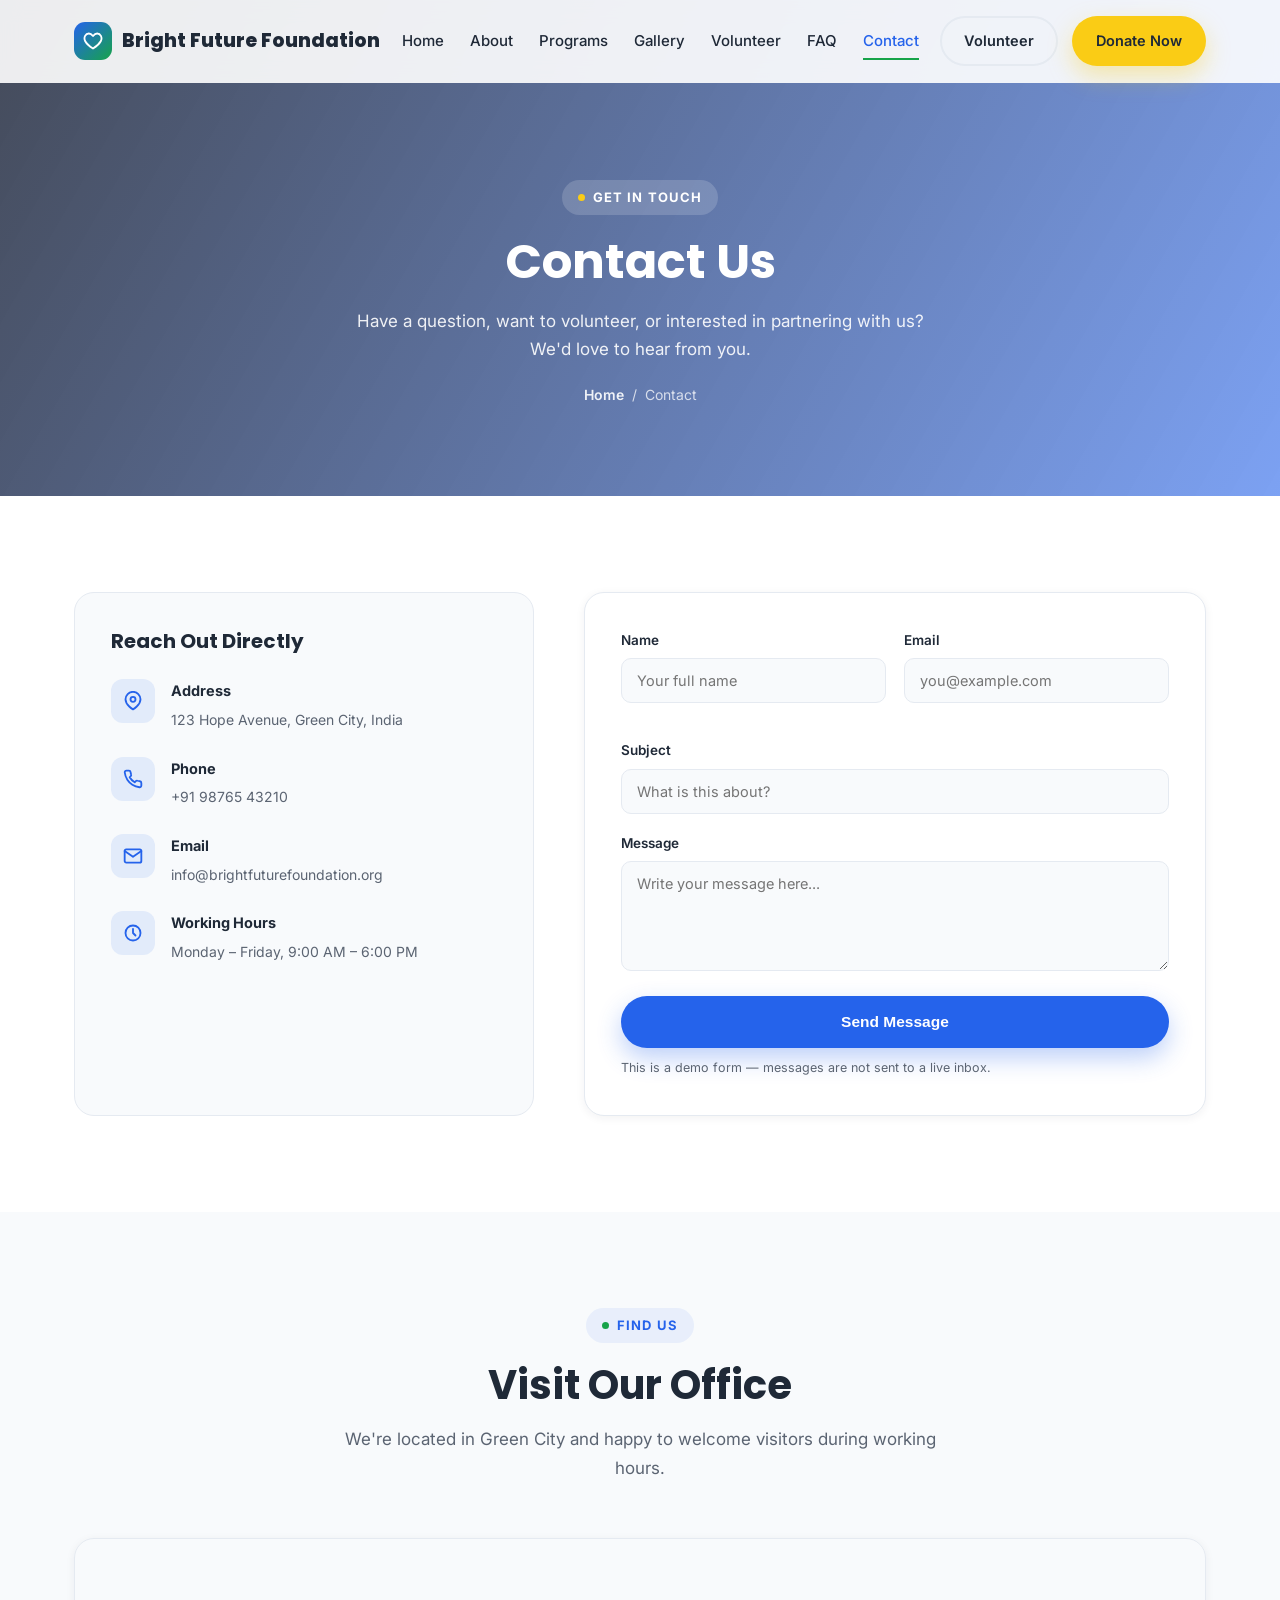
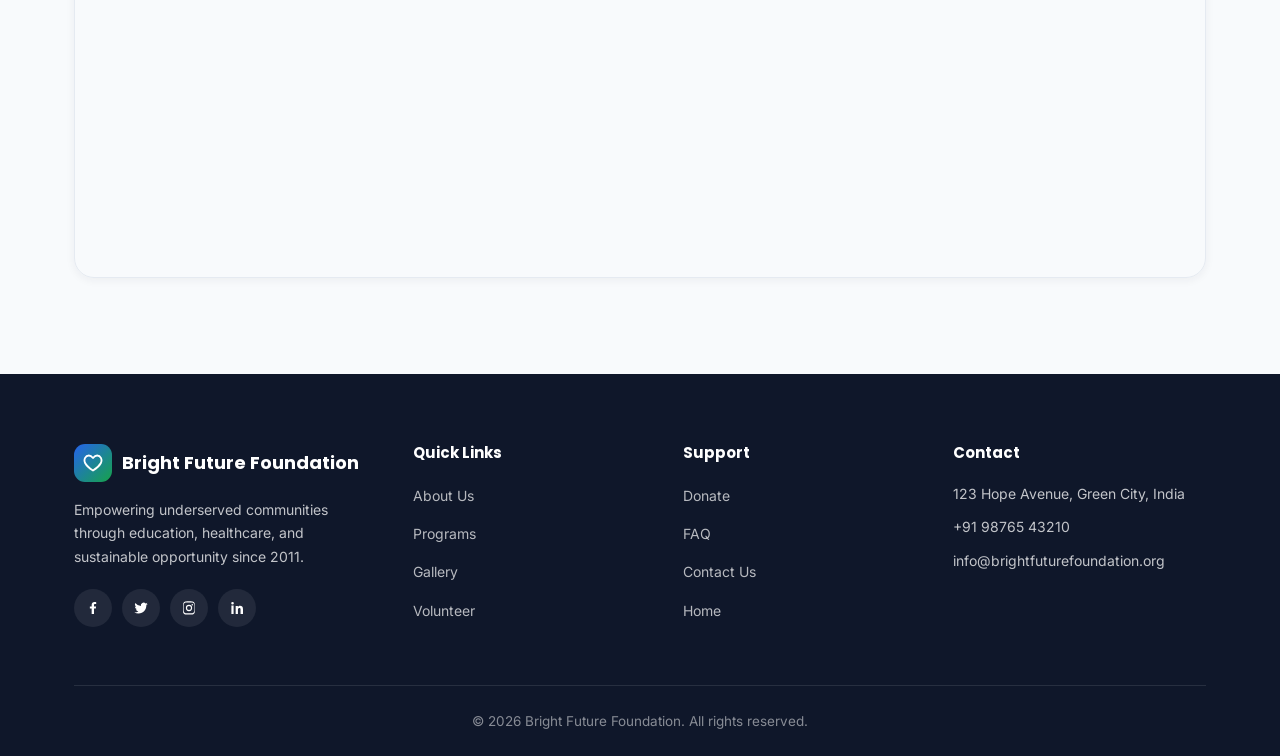
<file: contact.html>
<!DOCTYPE html>
<html lang="en">
<head>
<meta charset="UTF-8">
<meta name="viewport" content="width=device-width, initial-scale=1.0">
<title>Contact Us — Bright Future Foundation</title>
<meta name="description" content="Get in touch with Bright Future Foundation — visit us, call, email, or send a message through our contact form.">
<link rel="preconnect" href="https://fonts.googleapis.com">
<link rel="preconnect" href="https://fonts.gstatic.com" crossorigin>
<link href="https://fonts.googleapis.com/css2?family=Poppins:wght@500;600;700;800&family=Inter:wght@400;500;600;700&display=swap" rel="stylesheet">
<link rel="stylesheet" href="styles.css">
</head>
<body>
<header id="siteHeader">
  <div class="nav-wrap">
    <a href="index.html" class="logo">
      <span class="logo-mark">
        <svg viewBox="0 0 24 24" fill="none" stroke="#fff" stroke-width="2.2" stroke-linecap="round" stroke-linejoin="round"><path d="M12 21s-7-4.35-9.5-9C.5 7.5 3 3 7 3c2.2 0 3.6 1.3 5 3 1.4-1.7 2.8-3 5-3 4 0 6.5 4.5 4.5 9-2.5 4.65-9.5 9-9.5 9Z"/></svg>
      </span>
      <span>Bright Future Foundation</span>
    </a>
    <nav class="nav-links" id="navLinks">
      <a href="index.html">Home</a>
      <a href="about.html">About</a>
      <a href="programs.html">Programs</a>
      <a href="gallery.html">Gallery</a>
      <a href="volunteer.html">Volunteer</a>
      <a href="faq.html">FAQ</a>
      <a href="contact.html" class="active">Contact</a>
    </nav>
    <div class="nav-cta">
      <a href="volunteer.html" class="btn btn-ghost">Volunteer</a>
      <a href="contact.html" class="btn btn-accent">Donate Now</a>
      <button class="burger" id="burgerBtn" aria-label="Toggle menu">
        <span></span><span></span><span></span>
      </button>
    </div>
  </div>
</header>

<section class="page-hero">
  <div class="container">
    <div class="eyebrow">Get in Touch</div>
    <h1>Contact Us</h1>
    <p>Have a question, want to volunteer, or interested in partnering with us? We'd love to hear from you.</p>
    <div class="breadcrumb"><a href="home.html">Home</a> / <span>Contact</span></div>
  </div>
</section>

<section>
  <div class="container">
    <div class="contact-grid">
      <div class="contact-info-card reveal">
        <h3>Reach Out Directly</h3>
        <div class="contact-row">
          <span class="icon-badge"><svg viewBox="0 0 24 24" fill="none" stroke="currentColor" stroke-width="2.2" stroke-linecap="round" stroke-linejoin="round"><path d="M21 10c0 7-9 12-9 12s-9-5-9-12a9 9 0 0 1 18 0Z"/><circle cx="12" cy="10" r="3"/></svg></span>
          <div><strong>Address</strong><span>123 Hope Avenue, Green City, India</span></div>
        </div>
        <div class="contact-row">
          <span class="icon-badge"><svg viewBox="0 0 24 24" fill="none" stroke="currentColor" stroke-width="2.2" stroke-linecap="round" stroke-linejoin="round"><path d="M22 16.9v3a2 2 0 0 1-2.2 2 19.8 19.8 0 0 1-8.6-3.1 19.5 19.5 0 0 1-6-6A19.8 19.8 0 0 1 2.1 4.2 2 2 0 0 1 4.1 2h3a2 2 0 0 1 2 1.7c.1.9.3 1.8.6 2.7a2 2 0 0 1-.4 2.1L8 9.9a16 16 0 0 0 6 6l1.4-1.4a2 2 0 0 1 2.1-.4c.9.3 1.8.5 2.7.6a2 2 0 0 1 1.8 2Z"/></svg></span>
          <div><strong>Phone</strong><a href="tel:+919876543210">+91 98765 43210</a></div>
        </div>
        <div class="contact-row">
          <span class="icon-badge"><svg viewBox="0 0 24 24" fill="none" stroke="currentColor" stroke-width="2.2" stroke-linecap="round" stroke-linejoin="round"><rect x="2" y="4" width="20" height="16" rx="2"/><path d="m22 6-10 7L2 6"/></svg></span>
          <div><strong>Email</strong><a href="mailto:info@brightfuturefoundation.org">info@brightfuturefoundation.org</a></div>
        </div>
        <div class="contact-row">
          <span class="icon-badge"><svg viewBox="0 0 24 24" fill="none" stroke="currentColor" stroke-width="2.2" stroke-linecap="round" stroke-linejoin="round"><circle cx="12" cy="12" r="9"/><path d="M12 7v5l3 3"/></svg></span>
          <div><strong>Working Hours</strong><span>Monday – Friday, 9:00 AM – 6:00 PM</span></div>
        </div>
      </div>
      <form class="contact-form reveal reveal-delay-1" data-demo-form>
        <div class="form-row">
          <div class="field"><label for="name">Name</label><input id="name" type="text" placeholder="Your full name" required></div>
          <div class="field"><label for="email">Email</label><input id="email" type="email" placeholder="you@example.com" required></div>
        </div>
        <div class="field"><label for="subject">Subject</label><input id="subject" type="text" placeholder="What is this about?" required></div>
        <div class="field"><label for="message">Message</label><textarea id="message" placeholder="Write your message here..." required></textarea></div>
        <button type="submit" class="btn btn-primary" style="width:100%;">Send Message</button>
        <p class="form-note">This is a demo form — messages are not sent to a live inbox.</p>
      </form>
    </div>
  </div>
</section>

<section class="section-light">
  <div class="container">
    <div class="section-head reveal">
      <div class="eyebrow">Find Us</div>
      <h2>Visit Our Office</h2>
      <p>We're located in Green City and happy to welcome visitors during working hours.</p>
    </div>
    <div class="map-embed reveal">
      <iframe src="https://www.google.com/maps?q=Kanpur,Uttar%20Pradesh,India&output=embed" loading="lazy" title="Map location"></iframe>
    </div>
  </div>
</section>
<footer>
  <div class="container">
    <div class="footer-grid">
      <div class="footer-col">
        <div class="footer-logo">
          <span class="logo-mark">
            <svg viewBox="0 0 24 24" fill="none" stroke="#fff" stroke-width="2.2" stroke-linecap="round" stroke-linejoin="round"><path d="M12 21s-7-4.35-9.5-9C.5 7.5 3 3 7 3c2.2 0 3.6 1.3 5 3 1.4-1.7 2.8-3 5-3 4 0 6.5 4.5 4.5 9-2.5 4.65-9.5 9-9.5 9Z"/></svg>
          </span>
          <strong>Bright Future Foundation</strong>
        </div>
        <p>Empowering underserved communities through education, healthcare, and sustainable opportunity since 2011.</p>
        <div class="social-row">
          <a href="#" aria-label="Facebook"><svg viewBox="0 0 24 24" fill="currentColor"><path d="M13.5 21v-8.1h2.7l.4-3.2h-3.1V7.7c0-.9.3-1.6 1.7-1.6h1.6V3.2C16.5 3.1 15.4 3 14.2 3c-2.5 0-4.2 1.5-4.2 4.3v2.4H7.3v3.2h2.7V21h3.5Z"/></svg></a>
          <a href="#" aria-label="Twitter"><svg viewBox="0 0 24 24" fill="currentColor"><path d="M22 5.9c-.7.3-1.5.6-2.3.7.8-.5 1.5-1.3 1.8-2.3-.8.5-1.7.8-2.6 1a4.1 4.1 0 0 0-7 3.8A11.7 11.7 0 0 1 3.4 4.6a4.2 4.2 0 0 0 1.3 5.5c-.7 0-1.3-.2-1.9-.5v.1a4.1 4.1 0 0 0 3.3 4 4.2 4.2 0 0 1-1.9.1 4.1 4.1 0 0 0 3.9 2.9A8.3 8.3 0 0 1 2 18.4a11.7 11.7 0 0 0 6.3 1.8c7.5 0 11.7-6.3 11.7-11.7v-.5c.8-.6 1.5-1.3 2-2.1Z"/></svg></a>
          <a href="#" aria-label="Instagram"><svg viewBox="0 0 24 24" fill="currentColor"><path d="M12 2c-2.7 0-3.1 0-4.1.1-1.1 0-1.8.2-2.4.5a4.9 4.9 0 0 0-1.8 1.8c-.3.6-.5 1.3-.5 2.4C3.1 7.9 3 8.3 3 11v2c0 2.7 0 3.1.1 4.1 0 1.1.2 1.8.5 2.4a4.9 4.9 0 0 0 1.8 1.8c.6.3 1.3.5 2.4.5 1 .1 1.4.1 4.1.1s3.1 0 4.1-.1c1.1 0 1.8-.2 2.4-.5a4.9 4.9 0 0 0 1.8-1.8c.3-.6.5-1.3.5-2.4.1-1 .1-1.4.1-4.1V11c0-2.7 0-3.1-.1-4.1 0-1.1-.2-1.8-.5-2.4a4.9 4.9 0 0 0-1.8-1.8c-.6-.3-1.3-.5-2.4-.5C15.1 2 14.7 2 12 2Zm0 1.8c2.6 0 3 0 4 .1.9 0 1.4.2 1.8.4.4.1.8.4 1.1.7.3.3.6.7.7 1.1.2.4.4.9.4 1.8.1 1 .1 1.4.1 4s0 3-.1 4c0 .9-.2 1.4-.4 1.8-.2.5-.4.8-.7 1.1-.3.3-.7.6-1.1.7-.4.2-.9.4-1.8.4-1 .1-1.4.1-4 .1s-3 0-4-.1c-.9 0-1.4-.2-1.8-.4a3 3 0 0 1-1.1-.7 3 3 0 0 1-.7-1.1c-.2-.4-.4-.9-.4-1.8-.1-1-.1-1.4-.1-4s0-3 .1-4c0-.9.2-1.4.4-1.8.1-.4.4-.8.7-1.1.3-.3.7-.6 1.1-.7.4-.2.9-.4 1.8-.4 1-.1 1.4-.1 4-.1Zm0 3.5a4.7 4.7 0 1 0 0 9.4 4.7 4.7 0 0 0 0-9.4Zm0 7.7a3 3 0 1 1 0-6 3 3 0 0 1 0 6Zm6-7.9a1.1 1.1 0 1 1-2.2 0 1.1 1.1 0 0 1 2.2 0Z"/></svg></a>
          <a href="#" aria-label="LinkedIn"><svg viewBox="0 0 24 24" fill="currentColor"><path d="M6.9 8.4H3.6V21h3.3V8.4ZM5.3 3a1.9 1.9 0 1 0 0 3.9 1.9 1.9 0 0 0 0-3.9ZM21 21v-7.2c0-3.4-1.8-5-4.3-5-2 0-2.8 1.1-3.3 1.9v-1.6H10v11.9h3.4v-6.6c0-1.8 1.1-2.5 2.1-2.5 1 0 1.8.6 1.8 2.4V21H21Z"/></svg></a>
        </div>
      </div>
      <div class="footer-col">
        <h4>Quick Links</h4>
        <ul>
          <li><a href="about.html">About Us</a></li>
          <li><a href="programs.html">Programs</a></li>
          <li><a href="gallery.html">Gallery</a></li>
          <li><a href="volunteer.html">Volunteer</a></li>
        </ul>
      </div>
      <div class="footer-col">
        <h4>Support</h4>
        <ul>
          <li><a href="contact.html">Donate</a></li>
          <li><a href="faq.html">FAQ</a></li>
          <li><a href="contact.html">Contact Us</a></li>
          <li><a href="index.html">Home</a></li>
        </ul>
      </div>
      <div class="footer-col">
        <h4>Contact</h4>
        <p style="margin-bottom:10px;">123 Hope Avenue, Green City, India</p>
        <p style="margin-bottom:10px;">+91 98765 43210</p>
        <p>info@brightfuturefoundation.org</p>
      </div>
    </div>
    <div class="footer-bottom">
      &copy; 2026 Bright Future Foundation. All rights reserved.
    </div>
  </div>
</footer>
<script src="script.js"></script>
</body>
</html>
</file>
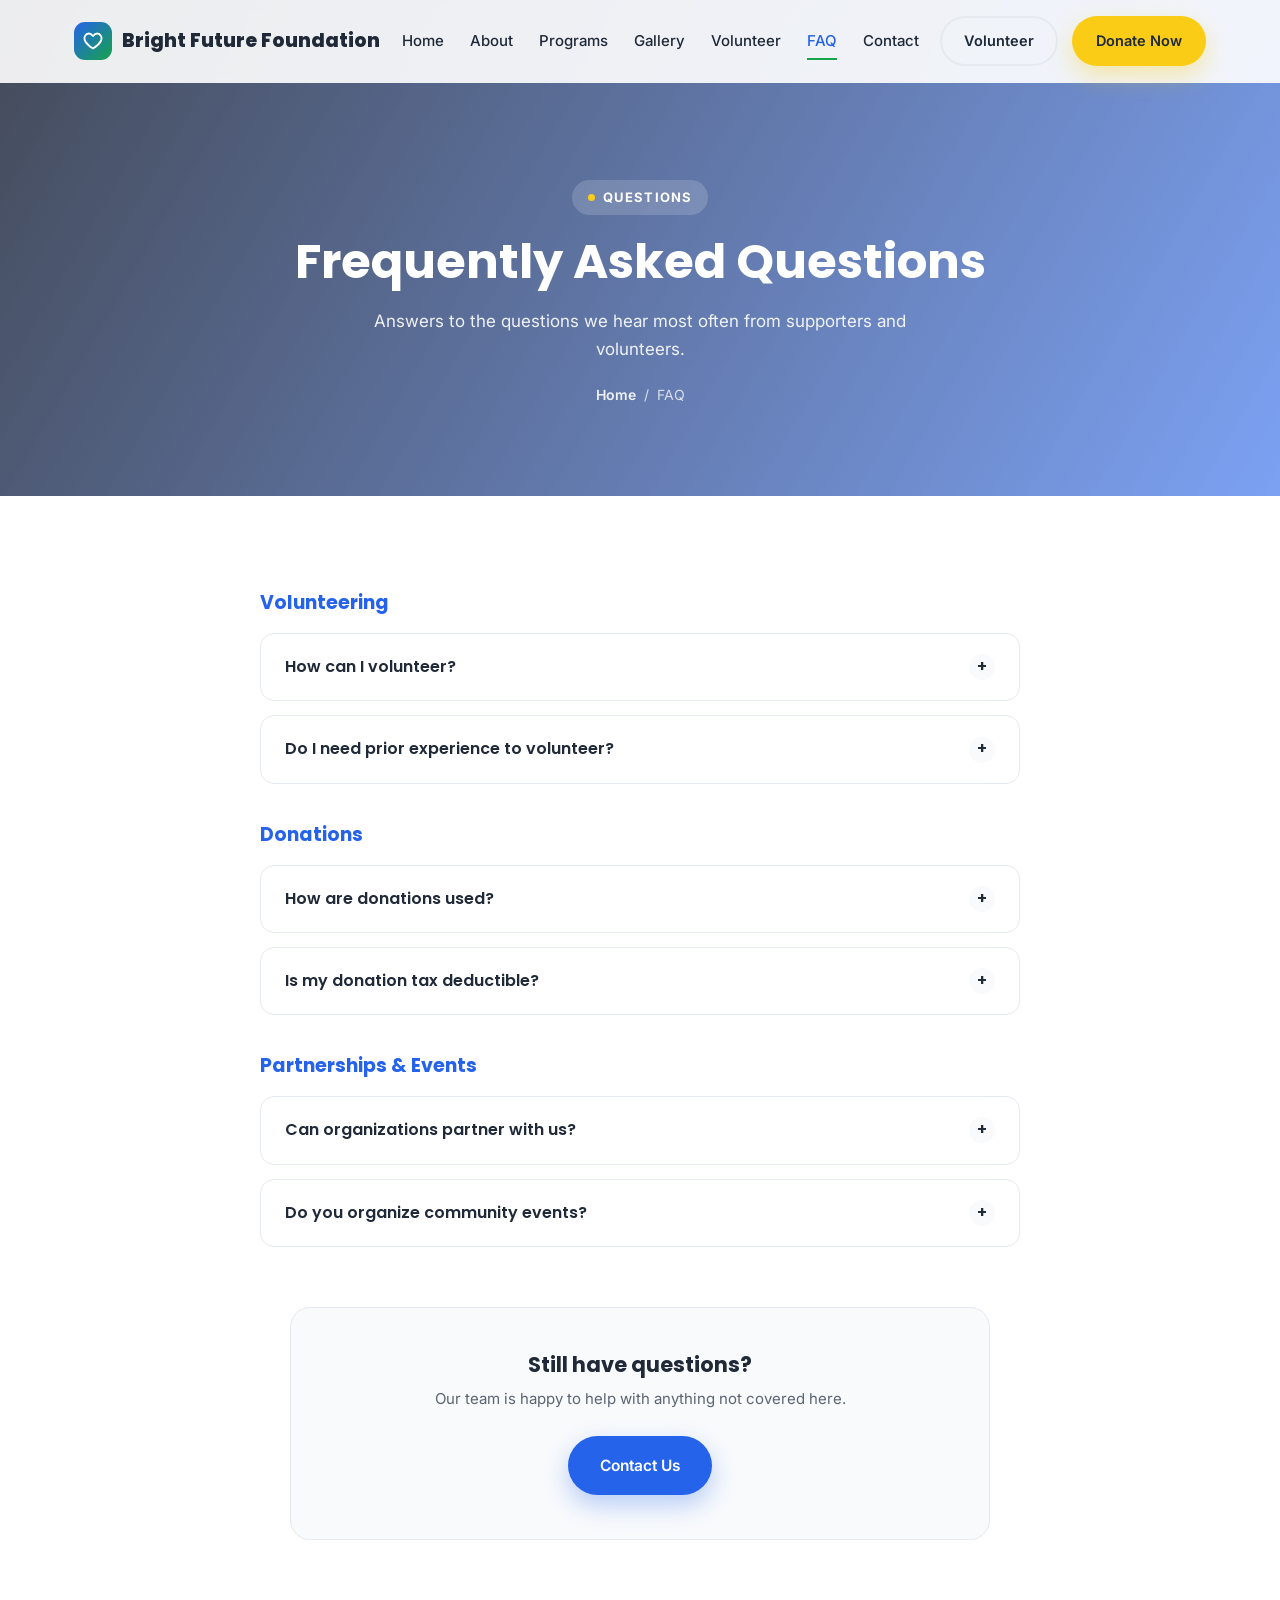
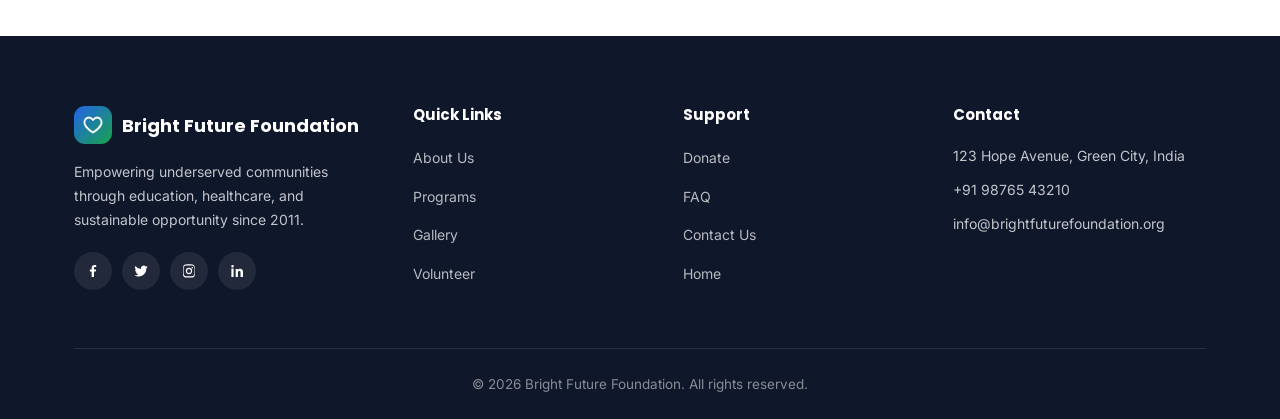
<file: faq.html>
<!DOCTYPE html>
<html lang="en">
<head>
<meta charset="UTF-8">
<meta name="viewport" content="width=device-width, initial-scale=1.0">
<title>FAQ — Bright Future Foundation</title>
<meta name="description" content="Answers to frequently asked questions about volunteering, donations, partnerships, and events at Bright Future Foundation.">
<link rel="preconnect" href="https://fonts.googleapis.com">
<link rel="preconnect" href="https://fonts.gstatic.com" crossorigin>
<link href="https://fonts.googleapis.com/css2?family=Poppins:wght@500;600;700;800&family=Inter:wght@400;500;600;700&display=swap" rel="stylesheet">
<link rel="stylesheet" href="styles.css">
</head>
<body>
<header id="siteHeader">
  <div class="nav-wrap">
    <a href="index.html" class="logo">
      <span class="logo-mark">
        <svg viewBox="0 0 24 24" fill="none" stroke="#fff" stroke-width="2.2" stroke-linecap="round" stroke-linejoin="round"><path d="M12 21s-7-4.35-9.5-9C.5 7.5 3 3 7 3c2.2 0 3.6 1.3 5 3 1.4-1.7 2.8-3 5-3 4 0 6.5 4.5 4.5 9-2.5 4.65-9.5 9-9.5 9Z"/></svg>
      </span>
      <span>Bright Future Foundation</span>
    </a>
    <nav class="nav-links" id="navLinks">
      <a href="index.html">Home</a>
      <a href="about.html">About</a>
      <a href="programs.html">Programs</a>
      <a href="gallery.html">Gallery</a>
      <a href="volunteer.html">Volunteer</a>
      <a href="faq.html" class="active">FAQ</a>
      <a href="contact.html">Contact</a>
    </nav>
    <div class="nav-cta">
      <a href="volunteer.html" class="btn btn-ghost">Volunteer</a>
      <a href="contact.html" class="btn btn-accent">Donate Now</a>
      <button class="burger" id="burgerBtn" aria-label="Toggle menu">
        <span></span><span></span><span></span>
      </button>
    </div>
  </div>
</header>

<section class="page-hero">
  <div class="container">
    <div class="eyebrow">Questions</div>
    <h1>Frequently Asked Questions</h1>
    <p>Answers to the questions we hear most often from supporters and volunteers.</p>
    <div class="breadcrumb"><a href="home.html">Home</a> / <span>FAQ</span></div>
  </div>
</section>

<section>
  <div class="container">
    <div class="faq-list reveal">
      <div class="faq-group">
        <h3>Volunteering</h3>
      <div class="faq-item">
        <div class="faq-q">How can I volunteer? <span class="plus">+</span></div>
        <div class="faq-a"><p>Simply fill out the volunteer form on our Volunteer page or click "Become a Volunteer" at the top of any page. Our team will reach out within a few days to discuss opportunities that match your skills, interests, and availability.</p></div>
      </div>      <div class="faq-item">
        <div class="faq-q">Do I need prior experience to volunteer? <span class="plus">+</span></div>
        <div class="faq-a"><p>No prior experience is required for most roles. We provide a short orientation session covering our programs, guidelines, and what to expect before you begin.</p></div>
      </div>
      </div>
      <div class="faq-group">
        <h3>Donations</h3>
      <div class="faq-item">
        <div class="faq-q">How are donations used? <span class="plus">+</span></div>
        <div class="faq-a"><p>Every donation directly funds our education, healthcare, skill development, and community welfare programs. We maintain full transparency and publish regular reports detailing how contributions are allocated across our initiatives.</p></div>
      </div>      <div class="faq-item">
        <div class="faq-q">Is my donation tax deductible? <span class="plus">+</span></div>
        <div class="faq-a"><p>Donations to Bright Future Foundation may be eligible for tax benefits depending on your local regulations. Please contact us for a donation receipt and further details.</p></div>
      </div>
      </div>
      <div class="faq-group">
        <h3>Partnerships & Events</h3>
      <div class="faq-item">
        <div class="faq-q">Can organizations partner with us? <span class="plus">+</span></div>
        <div class="faq-a"><p>Yes. We welcome partnerships with corporations, schools, and other non-profits that share our mission. Reach out through our Contact page and our partnerships team will schedule a conversation to explore collaboration.</p></div>
      </div>      <div class="faq-item">
        <div class="faq-q">Do you organize community events? <span class="plus">+</span></div>
        <div class="faq-a"><p>Yes, we regularly host health camps, tree plantation drives, skill workshops, and awareness campaigns throughout the year. Follow our social media channels or subscribe for updates on upcoming events near you.</p></div>
      </div>
      </div>
    </div>
    <div class="faq-cta reveal">
      <h3>Still have questions?</h3>
      <p>Our team is happy to help with anything not covered here.</p>
      <a href="contact.html" class="btn btn-primary">Contact Us</a>
    </div>
  </div>
</section>
<footer>
  <div class="container">
    <div class="footer-grid">
      <div class="footer-col">
        <div class="footer-logo">
          <span class="logo-mark">
            <svg viewBox="0 0 24 24" fill="none" stroke="#fff" stroke-width="2.2" stroke-linecap="round" stroke-linejoin="round"><path d="M12 21s-7-4.35-9.5-9C.5 7.5 3 3 7 3c2.2 0 3.6 1.3 5 3 1.4-1.7 2.8-3 5-3 4 0 6.5 4.5 4.5 9-2.5 4.65-9.5 9-9.5 9Z"/></svg>
          </span>
          <strong>Bright Future Foundation</strong>
        </div>
        <p>Empowering underserved communities through education, healthcare, and sustainable opportunity since 2011.</p>
        <div class="social-row">
          <a href="#" aria-label="Facebook"><svg viewBox="0 0 24 24" fill="currentColor"><path d="M13.5 21v-8.1h2.7l.4-3.2h-3.1V7.7c0-.9.3-1.6 1.7-1.6h1.6V3.2C16.5 3.1 15.4 3 14.2 3c-2.5 0-4.2 1.5-4.2 4.3v2.4H7.3v3.2h2.7V21h3.5Z"/></svg></a>
          <a href="#" aria-label="Twitter"><svg viewBox="0 0 24 24" fill="currentColor"><path d="M22 5.9c-.7.3-1.5.6-2.3.7.8-.5 1.5-1.3 1.8-2.3-.8.5-1.7.8-2.6 1a4.1 4.1 0 0 0-7 3.8A11.7 11.7 0 0 1 3.4 4.6a4.2 4.2 0 0 0 1.3 5.5c-.7 0-1.3-.2-1.9-.5v.1a4.1 4.1 0 0 0 3.3 4 4.2 4.2 0 0 1-1.9.1 4.1 4.1 0 0 0 3.9 2.9A8.3 8.3 0 0 1 2 18.4a11.7 11.7 0 0 0 6.3 1.8c7.5 0 11.7-6.3 11.7-11.7v-.5c.8-.6 1.5-1.3 2-2.1Z"/></svg></a>
          <a href="#" aria-label="Instagram"><svg viewBox="0 0 24 24" fill="currentColor"><path d="M12 2c-2.7 0-3.1 0-4.1.1-1.1 0-1.8.2-2.4.5a4.9 4.9 0 0 0-1.8 1.8c-.3.6-.5 1.3-.5 2.4C3.1 7.9 3 8.3 3 11v2c0 2.7 0 3.1.1 4.1 0 1.1.2 1.8.5 2.4a4.9 4.9 0 0 0 1.8 1.8c.6.3 1.3.5 2.4.5 1 .1 1.4.1 4.1.1s3.1 0 4.1-.1c1.1 0 1.8-.2 2.4-.5a4.9 4.9 0 0 0 1.8-1.8c.3-.6.5-1.3.5-2.4.1-1 .1-1.4.1-4.1V11c0-2.7 0-3.1-.1-4.1 0-1.1-.2-1.8-.5-2.4a4.9 4.9 0 0 0-1.8-1.8c-.6-.3-1.3-.5-2.4-.5C15.1 2 14.7 2 12 2Zm0 1.8c2.6 0 3 0 4 .1.9 0 1.4.2 1.8.4.4.1.8.4 1.1.7.3.3.6.7.7 1.1.2.4.4.9.4 1.8.1 1 .1 1.4.1 4s0 3-.1 4c0 .9-.2 1.4-.4 1.8-.2.5-.4.8-.7 1.1-.3.3-.7.6-1.1.7-.4.2-.9.4-1.8.4-1 .1-1.4.1-4 .1s-3 0-4-.1c-.9 0-1.4-.2-1.8-.4a3 3 0 0 1-1.1-.7 3 3 0 0 1-.7-1.1c-.2-.4-.4-.9-.4-1.8-.1-1-.1-1.4-.1-4s0-3 .1-4c0-.9.2-1.4.4-1.8.1-.4.4-.8.7-1.1.3-.3.7-.6 1.1-.7.4-.2.9-.4 1.8-.4 1-.1 1.4-.1 4-.1Zm0 3.5a4.7 4.7 0 1 0 0 9.4 4.7 4.7 0 0 0 0-9.4Zm0 7.7a3 3 0 1 1 0-6 3 3 0 0 1 0 6Zm6-7.9a1.1 1.1 0 1 1-2.2 0 1.1 1.1 0 0 1 2.2 0Z"/></svg></a>
          <a href="#" aria-label="LinkedIn"><svg viewBox="0 0 24 24" fill="currentColor"><path d="M6.9 8.4H3.6V21h3.3V8.4ZM5.3 3a1.9 1.9 0 1 0 0 3.9 1.9 1.9 0 0 0 0-3.9ZM21 21v-7.2c0-3.4-1.8-5-4.3-5-2 0-2.8 1.1-3.3 1.9v-1.6H10v11.9h3.4v-6.6c0-1.8 1.1-2.5 2.1-2.5 1 0 1.8.6 1.8 2.4V21H21Z"/></svg></a>
        </div>
      </div>
      <div class="footer-col">
        <h4>Quick Links</h4>
        <ul>
          <li><a href="about.html">About Us</a></li>
          <li><a href="programs.html">Programs</a></li>
          <li><a href="gallery.html">Gallery</a></li>
          <li><a href="volunteer.html">Volunteer</a></li>
        </ul>
      </div>
      <div class="footer-col">
        <h4>Support</h4>
        <ul>
          <li><a href="contact.html">Donate</a></li>
          <li><a href="faq.html">FAQ</a></li>
          <li><a href="contact.html">Contact Us</a></li>
          <li><a href="home.html">Home</a></li>
        </ul>
      </div>
      <div class="footer-col">
        <h4>Contact</h4>
        <p style="margin-bottom:10px;">123 Hope Avenue, Green City, India</p>
        <p style="margin-bottom:10px;">+91 98765 43210</p>
        <p>info@brightfuturefoundation.org</p>
      </div>
    </div>
    <div class="footer-bottom">
      &copy; 2026 Bright Future Foundation. All rights reserved.
    </div>
  </div>
</footer>
<script src="script.js"></script>
</body>
</html>
</file>
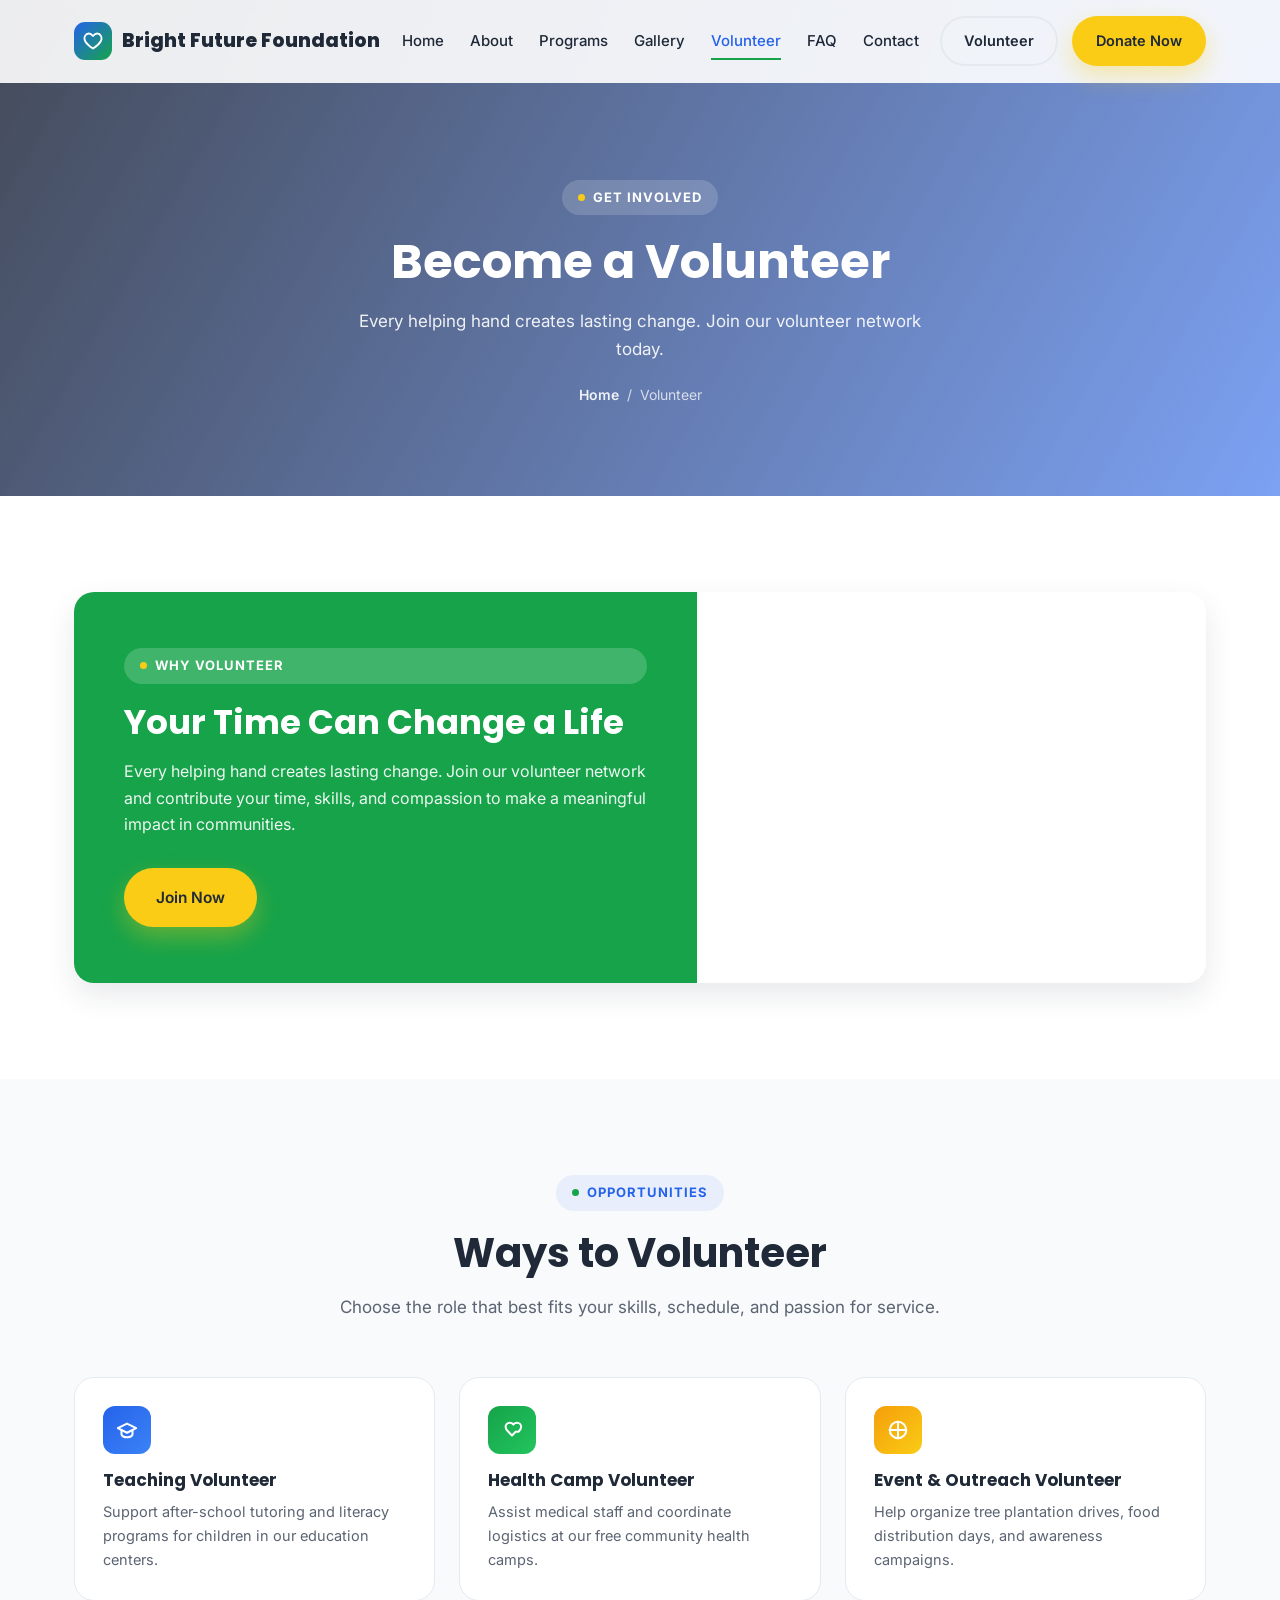
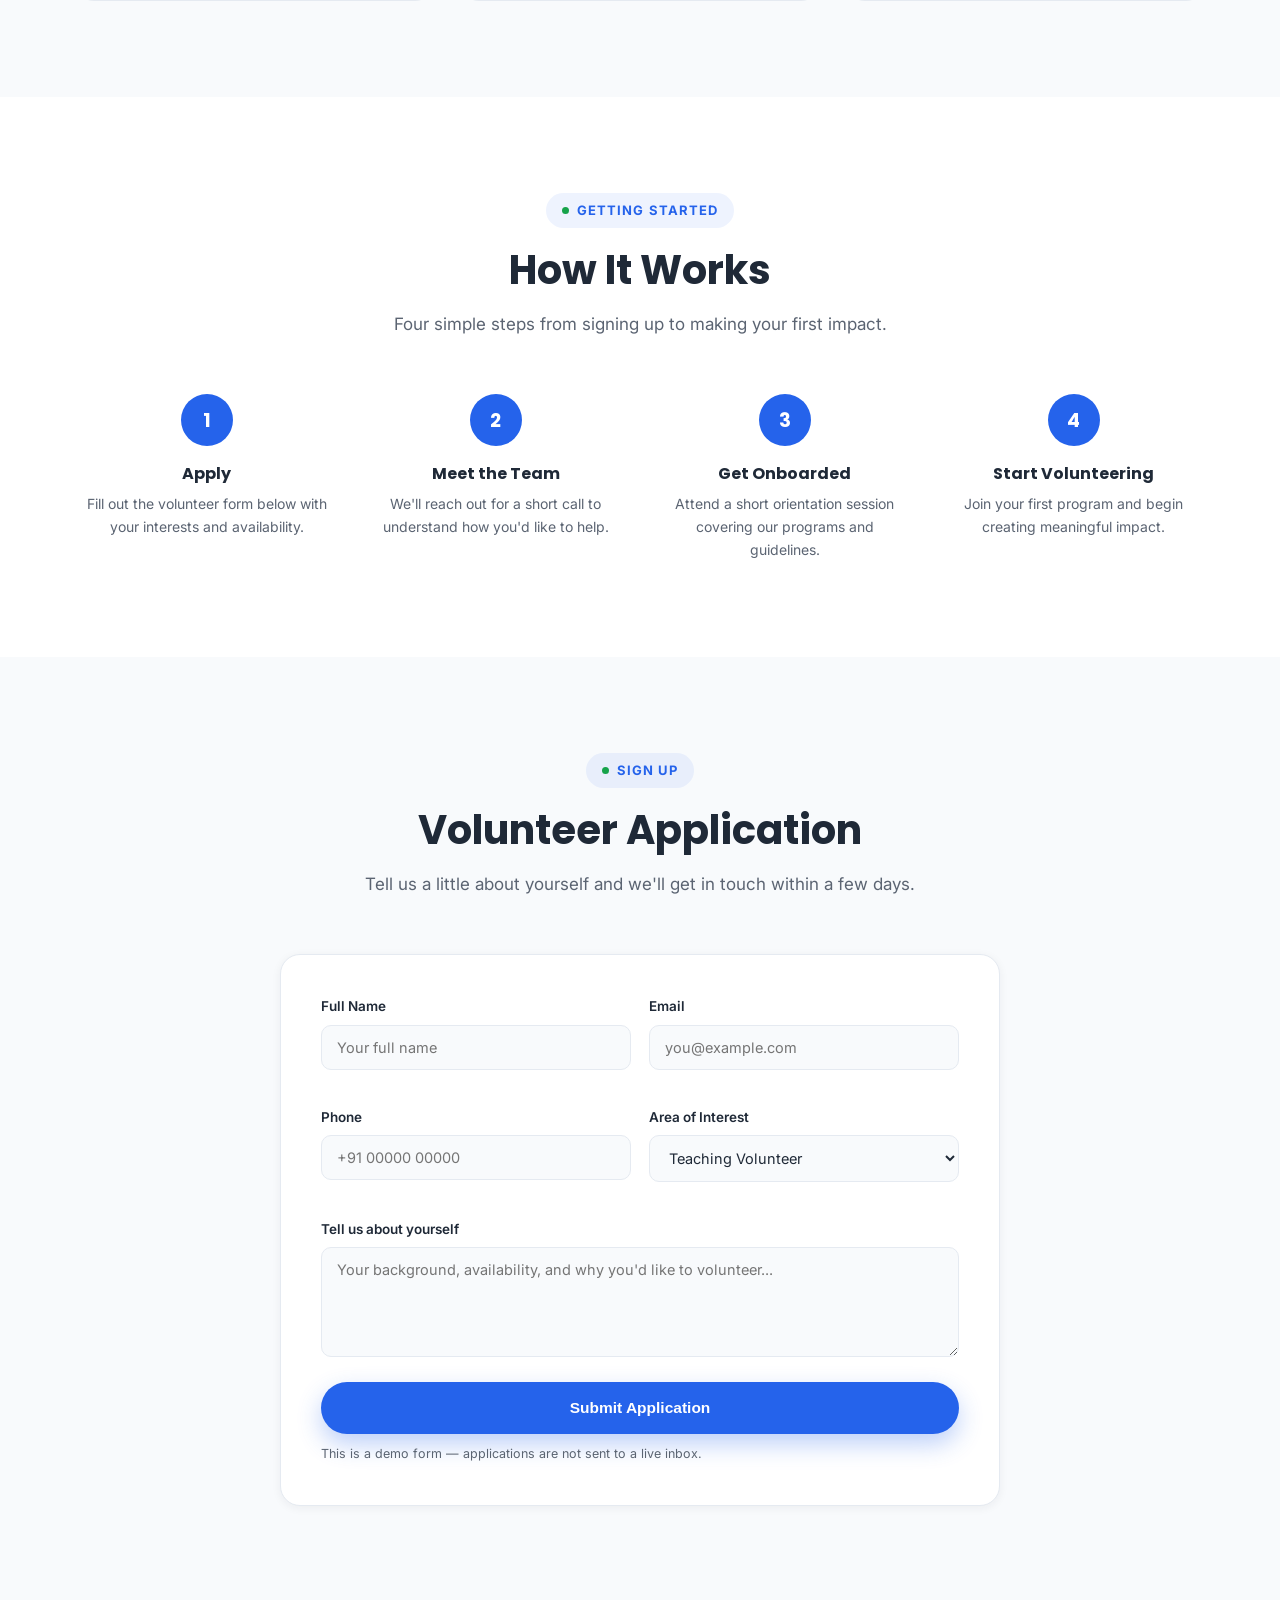
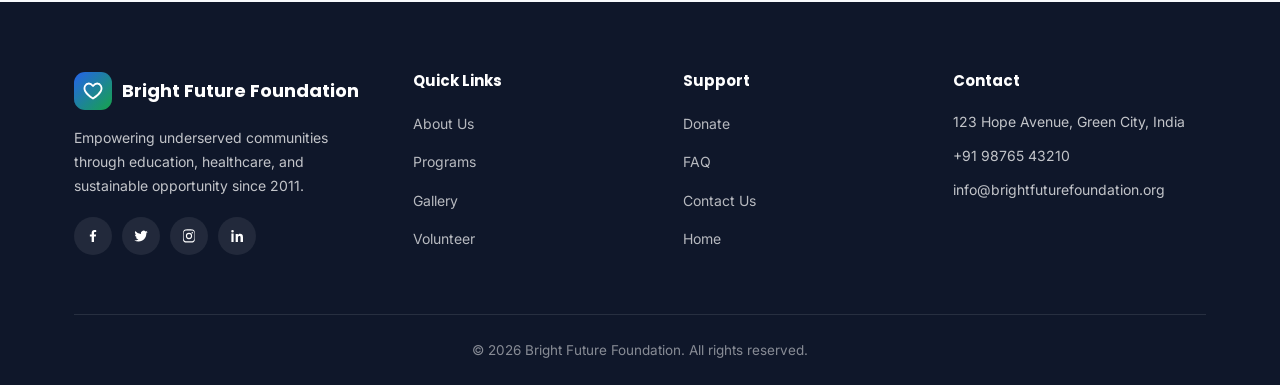
<file: volunteer.html>
<!DOCTYPE html>
<html lang="en">
<head>
<meta charset="UTF-8">
<meta name="viewport" content="width=device-width, initial-scale=1.0">
<title>Become a Volunteer — Bright Future Foundation</title>
<meta name="description" content="Join Bright Future Foundation as a volunteer and help us create lasting change in underserved communities.">
<link rel="preconnect" href="https://fonts.googleapis.com">
<link rel="preconnect" href="https://fonts.gstatic.com" crossorigin>
<link href="https://fonts.googleapis.com/css2?family=Poppins:wght@500;600;700;800&family=Inter:wght@400;500;600;700&display=swap" rel="stylesheet">
<link rel="stylesheet" href="styles.css">
</head>
<body>
<header id="siteHeader">
  <div class="nav-wrap">
    <a href="index.html" class="logo">
      <span class="logo-mark">
        <svg viewBox="0 0 24 24" fill="none" stroke="#fff" stroke-width="2.2" stroke-linecap="round" stroke-linejoin="round"><path d="M12 21s-7-4.35-9.5-9C.5 7.5 3 3 7 3c2.2 0 3.6 1.3 5 3 1.4-1.7 2.8-3 5-3 4 0 6.5 4.5 4.5 9-2.5 4.65-9.5 9-9.5 9Z"/></svg>
      </span>
      <span>Bright Future Foundation</span>
    </a>
    <nav class="nav-links" id="navLinks">
      <a href="index.html">Home</a>
      <a href="about.html">About</a>
      <a href="programs.html">Programs</a>
      <a href="gallery.html">Gallery</a>
      <a href="volunteer.html" class="active">Volunteer</a>
      <a href="faq.html">FAQ</a>
      <a href="contact.html">Contact</a>
    </nav>
    <div class="nav-cta">
      <a href="volunteer.html" class="btn btn-ghost">Volunteer</a>
      <a href="contact.html" class="btn btn-accent">Donate Now</a>
      <button class="burger" id="burgerBtn" aria-label="Toggle menu">
        <span></span><span></span><span></span>
      </button>
    </div>
  </div>
</header>

<section class="page-hero">
  <div class="container">
    <div class="eyebrow">Get Involved</div>
    <h1>Become a Volunteer</h1>
    <p>Every helping hand creates lasting change. Join our volunteer network today.</p>
    <div class="breadcrumb"><a href="home.html">Home</a> / <span>Volunteer</span></div>
  </div>
</section>

<section>
  <div class="container">
    <div class="volunteer-wrap reveal">
      <div class="volunteer-text">
        <div class="eyebrow">Why Volunteer</div>
        <h2>Your Time Can Change a Life</h2>
        <p>Every helping hand creates lasting change. Join our volunteer network and contribute your time, skills, and compassion to make a meaningful impact in communities.</p>
        <a href="#volunteer-form" class="btn btn-accent" style="align-self:flex-start;">Join Now</a>
      </div>
      <div class="volunteer-img"></div>
    </div>
  </div>
</section>

<section class="section-light">
  <div class="container">
    <div class="section-head reveal">
      <div class="eyebrow">Opportunities</div>
      <h2>Ways to Volunteer</h2>
      <p>Choose the role that best fits your skills, schedule, and passion for service.</p>
    </div>
    <div class="roles-grid">
      <div class="role-card reveal">
        <span class="icon-badge badge-blue"><svg viewBox="0 0 24 24" fill="none" stroke="#fff" stroke-width="2.2" stroke-linecap="round" stroke-linejoin="round"><path d="M22 10 12 5 2 10l10 5 10-5Z"/><path d="M6 12v5c0 1.5 3 3 6 3s6-1.5 6-3v-5"/></svg></span>
        <h4>Teaching Volunteer</h4>
        <p>Support after-school tutoring and literacy programs for children in our education centers.</p>
      </div>
      <div class="role-card reveal reveal-delay-1">
        <span class="icon-badge badge-green"><svg viewBox="0 0 24 24" fill="none" stroke="#fff" stroke-width="2.2" stroke-linecap="round" stroke-linejoin="round"><path d="M19 14c1.5-1.5 3-3.6 3-5.5A4.5 4.5 0 0 0 17.5 4c-1.7 0-3 .8-4 2-1-1.2-2.3-2-4-2A4.5 4.5 0 0 0 5 8.5c0 2 1.5 4 3 5.5l4 4 4-4Z"/></svg></span>
        <h4>Health Camp Volunteer</h4>
        <p>Assist medical staff and coordinate logistics at our free community health camps.</p>
      </div>
      <div class="role-card reveal reveal-delay-2">
        <span class="icon-badge badge-yellow"><svg viewBox="0 0 24 24" fill="none" stroke="#fff" stroke-width="2.2" stroke-linecap="round" stroke-linejoin="round"><circle cx="12" cy="12" r="9"/><path d="M12 3v18M3 12h18"/></svg></span>
        <h4>Event & Outreach Volunteer</h4>
        <p>Help organize tree plantation drives, food distribution days, and awareness campaigns.</p>
      </div>
    </div>
  </div>
</section>

<section>
  <div class="container">
    <div class="section-head reveal">
      <div class="eyebrow">Getting Started</div>
      <h2>How It Works</h2>
      <p>Four simple steps from signing up to making your first impact.</p>
    </div>
    <div class="steps-row">
      <div class="step-card reveal"><div class="step-num">1</div><h4>Apply</h4><p>Fill out the volunteer form below with your interests and availability.</p></div>
      <div class="step-card reveal reveal-delay-1"><div class="step-num">2</div><h4>Meet the Team</h4><p>We'll reach out for a short call to understand how you'd like to help.</p></div>
      <div class="step-card reveal reveal-delay-2"><div class="step-num">3</div><h4>Get Onboarded</h4><p>Attend a short orientation session covering our programs and guidelines.</p></div>
      <div class="step-card reveal reveal-delay-3"><div class="step-num">4</div><h4>Start Volunteering</h4><p>Join your first program and begin creating meaningful impact.</p></div>
    </div>
  </div>
</section>

<section class="section-light" id="volunteer-form">
  <div class="container">
    <div class="section-head reveal">
      <div class="eyebrow">Sign Up</div>
      <h2>Volunteer Application</h2>
      <p>Tell us a little about yourself and we'll get in touch within a few days.</p>
    </div>
    <form class="volunteer-form-wrap reveal" data-demo-form>
      <div class="form-row">
        <div class="field"><label for="v-name">Full Name</label><input id="v-name" type="text" placeholder="Your full name" required></div>
        <div class="field"><label for="v-email">Email</label><input id="v-email" type="email" placeholder="you@example.com" required></div>
      </div>
      <div class="form-row">
        <div class="field"><label for="v-phone">Phone</label><input id="v-phone" type="tel" placeholder="+91 00000 00000"></div>
        <div class="field"><label for="v-interest">Area of Interest</label>
          <select id="v-interest">
            <option>Teaching Volunteer</option>
            <option>Health Camp Volunteer</option>
            <option>Event & Outreach Volunteer</option>
            <option>Not sure yet</option>
          </select>
        </div>
      </div>
      <div class="field"><label for="v-message">Tell us about yourself</label><textarea id="v-message" placeholder="Your background, availability, and why you'd like to volunteer..." required></textarea></div>
      <button type="submit" class="btn btn-primary" style="width:100%;">Submit Application</button>
      <p class="form-note">This is a demo form — applications are not sent to a live inbox.</p>
    </form>
  </div>
</section>
<footer>
  <div class="container">
    <div class="footer-grid">
      <div class="footer-col">
        <div class="footer-logo">
          <span class="logo-mark">
            <svg viewBox="0 0 24 24" fill="none" stroke="#fff" stroke-width="2.2" stroke-linecap="round" stroke-linejoin="round"><path d="M12 21s-7-4.35-9.5-9C.5 7.5 3 3 7 3c2.2 0 3.6 1.3 5 3 1.4-1.7 2.8-3 5-3 4 0 6.5 4.5 4.5 9-2.5 4.65-9.5 9-9.5 9Z"/></svg>
          </span>
          <strong>Bright Future Foundation</strong>
        </div>
        <p>Empowering underserved communities through education, healthcare, and sustainable opportunity since 2011.</p>
        <div class="social-row">
          <a href="#" aria-label="Facebook"><svg viewBox="0 0 24 24" fill="currentColor"><path d="M13.5 21v-8.1h2.7l.4-3.2h-3.1V7.7c0-.9.3-1.6 1.7-1.6h1.6V3.2C16.5 3.1 15.4 3 14.2 3c-2.5 0-4.2 1.5-4.2 4.3v2.4H7.3v3.2h2.7V21h3.5Z"/></svg></a>
          <a href="#" aria-label="Twitter"><svg viewBox="0 0 24 24" fill="currentColor"><path d="M22 5.9c-.7.3-1.5.6-2.3.7.8-.5 1.5-1.3 1.8-2.3-.8.5-1.7.8-2.6 1a4.1 4.1 0 0 0-7 3.8A11.7 11.7 0 0 1 3.4 4.6a4.2 4.2 0 0 0 1.3 5.5c-.7 0-1.3-.2-1.9-.5v.1a4.1 4.1 0 0 0 3.3 4 4.2 4.2 0 0 1-1.9.1 4.1 4.1 0 0 0 3.9 2.9A8.3 8.3 0 0 1 2 18.4a11.7 11.7 0 0 0 6.3 1.8c7.5 0 11.7-6.3 11.7-11.7v-.5c.8-.6 1.5-1.3 2-2.1Z"/></svg></a>
          <a href="#" aria-label="Instagram"><svg viewBox="0 0 24 24" fill="currentColor"><path d="M12 2c-2.7 0-3.1 0-4.1.1-1.1 0-1.8.2-2.4.5a4.9 4.9 0 0 0-1.8 1.8c-.3.6-.5 1.3-.5 2.4C3.1 7.9 3 8.3 3 11v2c0 2.7 0 3.1.1 4.1 0 1.1.2 1.8.5 2.4a4.9 4.9 0 0 0 1.8 1.8c.6.3 1.3.5 2.4.5 1 .1 1.4.1 4.1.1s3.1 0 4.1-.1c1.1 0 1.8-.2 2.4-.5a4.9 4.9 0 0 0 1.8-1.8c.3-.6.5-1.3.5-2.4.1-1 .1-1.4.1-4.1V11c0-2.7 0-3.1-.1-4.1 0-1.1-.2-1.8-.5-2.4a4.9 4.9 0 0 0-1.8-1.8c-.6-.3-1.3-.5-2.4-.5C15.1 2 14.7 2 12 2Zm0 1.8c2.6 0 3 0 4 .1.9 0 1.4.2 1.8.4.4.1.8.4 1.1.7.3.3.6.7.7 1.1.2.4.4.9.4 1.8.1 1 .1 1.4.1 4s0 3-.1 4c0 .9-.2 1.4-.4 1.8-.2.5-.4.8-.7 1.1-.3.3-.7.6-1.1.7-.4.2-.9.4-1.8.4-1 .1-1.4.1-4 .1s-3 0-4-.1c-.9 0-1.4-.2-1.8-.4a3 3 0 0 1-1.1-.7 3 3 0 0 1-.7-1.1c-.2-.4-.4-.9-.4-1.8-.1-1-.1-1.4-.1-4s0-3 .1-4c0-.9.2-1.4.4-1.8.1-.4.4-.8.7-1.1.3-.3.7-.6 1.1-.7.4-.2.9-.4 1.8-.4 1-.1 1.4-.1 4-.1Zm0 3.5a4.7 4.7 0 1 0 0 9.4 4.7 4.7 0 0 0 0-9.4Zm0 7.7a3 3 0 1 1 0-6 3 3 0 0 1 0 6Zm6-7.9a1.1 1.1 0 1 1-2.2 0 1.1 1.1 0 0 1 2.2 0Z"/></svg></a>
          <a href="#" aria-label="LinkedIn"><svg viewBox="0 0 24 24" fill="currentColor"><path d="M6.9 8.4H3.6V21h3.3V8.4ZM5.3 3a1.9 1.9 0 1 0 0 3.9 1.9 1.9 0 0 0 0-3.9ZM21 21v-7.2c0-3.4-1.8-5-4.3-5-2 0-2.8 1.1-3.3 1.9v-1.6H10v11.9h3.4v-6.6c0-1.8 1.1-2.5 2.1-2.5 1 0 1.8.6 1.8 2.4V21H21Z"/></svg></a>
        </div>
      </div>
      <div class="footer-col">
        <h4>Quick Links</h4>
        <ul>
          <li><a href="about.html">About Us</a></li>
          <li><a href="programs.html">Programs</a></li>
          <li><a href="gallery.html">Gallery</a></li>
          <li><a href="volunteer.html">Volunteer</a></li>
        </ul>
      </div>
      <div class="footer-col">
        <h4>Support</h4>
        <ul>
          <li><a href="contact.html">Donate</a></li>
          <li><a href="faq.html">FAQ</a></li>
          <li><a href="contact.html">Contact Us</a></li>
          <li><a href="index.html">Home</a></li>
        </ul>
      </div>
      <div class="footer-col">
        <h4>Contact</h4>
        <p style="margin-bottom:10px;">123 Hope Avenue, Green City, India</p>
        <p style="margin-bottom:10px;">+91 98765 43210</p>
        <p>info@brightfuturefoundation.org</p>
      </div>
    </div>
    <div class="footer-bottom">
      &copy; 2026 Bright Future Foundation. All rights reserved.
    </div>
  </div>
</footer>
<script src="script.js"></script>
</body>
</html>
</file>
<file: styles.css>
:root{
  --primary:#2563EB;
  --primary-dark:#1d4ed8;
  --secondary:#16A34A;
  --bg:#FFFFFF;
  --bg-light:#F8FAFC;
  --accent:#FACC15;
  --text:#1F2937;
  --text-soft:#5b6472;
  --border:#E5EAF1;
  --radius-lg:20px;
  --radius-md:14px;
  --shadow-sm:0 2px 10px rgba(31,41,55,0.06);
  --shadow-md:0 12px 30px rgba(31,41,55,0.10);
  --shadow-lg:0 20px 50px rgba(37,99,235,0.16);
  --ff-head:'Poppins', sans-serif;
  --ff-body:'Inter', sans-serif;
}
*{box-sizing:border-box; margin:0; padding:0;}
html{scroll-behavior:smooth;}
body{
  font-family:var(--ff-body);
  color:var(--text);
  background:var(--bg);
  line-height:1.65;
  -webkit-font-smoothing:antialiased;
  overflow-x:hidden;
}
h1,h2,h3,h4{font-family:var(--ff-head); line-height:1.2; font-weight:700; color:var(--text);}
a{text-decoration:none; color:inherit;}
img{max-width:100%; display:block;}
ul{list-style:none;}
.container{max-width:1180px; margin:0 auto; padding:0 24px;}
section{padding:96px 0;}
.section-light{background:var(--bg-light);}
.eyebrow{
  display:inline-flex; align-items:center; gap:8px;
  font-size:13px; font-weight:700; letter-spacing:.08em; text-transform:uppercase;
  color:var(--primary); background:rgba(37,99,235,0.08);
  padding:7px 16px; border-radius:999px; margin-bottom:18px;
}
.eyebrow::before{content:''; width:7px; height:7px; border-radius:50%; background:var(--secondary);}
.section-head{max-width:640px; margin:0 auto 56px; text-align:center;}
.section-head h2{font-size:clamp(28px,4vw,40px); margin-bottom:16px;}
.section-head p{color:var(--text-soft); font-size:17px;}
.btn{
  display:inline-flex; align-items:center; justify-content:center; gap:8px;
  padding:15px 30px; border-radius:999px; font-weight:600; font-size:15.5px;
  cursor:pointer; border:2px solid transparent; transition:transform .25s ease, box-shadow .25s ease, background .25s ease, color .25s ease;
  white-space:nowrap;
}
.btn-accent{background:var(--accent); color:#1F2937; box-shadow:0 10px 24px rgba(250,204,21,0.35);}
.btn-accent:hover{transform:translateY(-3px); box-shadow:0 14px 30px rgba(250,204,21,0.45);}
.btn-outline{background:transparent; border-color:rgba(255,255,255,0.7); color:#fff;}
.btn-outline:hover{background:rgba(255,255,255,0.14); transform:translateY(-3px);}
.btn-primary{background:var(--primary); color:#fff; box-shadow:0 10px 24px rgba(37,99,235,0.30);}
.btn-primary:hover{background:var(--primary-dark); transform:translateY(-3px); box-shadow:0 14px 30px rgba(37,99,235,0.4);}
.btn-ghost{background:transparent; border-color:var(--border); color:var(--text);}
.btn-ghost:hover{border-color:var(--primary); color:var(--primary);}

/* reveal animation */
.reveal{opacity:0; transform:translateY(28px); transition:opacity .7s ease, transform .7s ease;}
.reveal.in{opacity:1; transform:translateY(0);}
.reveal-delay-1.in{transition-delay:.1s;}
.reveal-delay-2.in{transition-delay:.2s;}
.reveal-delay-3.in{transition-delay:.3s;}
.reveal-delay-4.in{transition-delay:.4s;}
.reveal-delay-5.in{transition-delay:.5s;}

/* ===== Header ===== */
header{
  position:fixed; top:0; left:0; right:0; z-index:1000;
  background:rgba(255,255,255,0.9); backdrop-filter:blur(10px);
  border-bottom:1px solid transparent; transition:border-color .3s ease, box-shadow .3s ease;
}
header.scrolled{border-color:var(--border); box-shadow:0 4px 20px rgba(31,41,55,0.06);}
.nav-wrap{display:flex; align-items:center; justify-content:space-between; padding:16px 24px; max-width:1180px; margin:0 auto;}
.logo{display:flex; align-items:center; gap:10px; font-family:var(--ff-head); font-weight:800; font-size:19px;}
.logo-mark{
  width:38px; height:38px; border-radius:11px; flex-shrink:0;
  background:linear-gradient(135deg, var(--primary), var(--secondary));
  display:flex; align-items:center; justify-content:center;
}
.logo-mark svg{width:20px; height:20px;}
.nav-links{display:flex; align-items:center; gap:26px;}
.nav-links a{font-size:15px; font-weight:500; color:var(--text); position:relative; padding:4px 0; transition:color .2s ease;}
.nav-links a::after{content:''; position:absolute; left:0; bottom:-3px; width:0; height:2px; background:var(--secondary); transition:width .25s ease;}
.nav-links a:hover{color:var(--primary);}
.nav-links a:hover::after{width:100%;}
.nav-links a.active{color:var(--primary);}
.nav-links a.active::after{width:100%;}
.nav-cta{display:flex; align-items:center; gap:14px;}
.nav-cta .btn{padding:11px 22px; font-size:14.5px;}
.burger{display:none; flex-direction:column; gap:5px; cursor:pointer; background:none; border:none; padding:6px;}
.burger span{width:24px; height:2.5px; background:var(--text); border-radius:2px; transition:all .3s ease;}

/* ===== Hero (home) ===== */
.hero{
  position:relative; min-height:100vh; display:flex; align-items:center;
  padding-top:100px;
  background:
    linear-gradient(120deg, rgba(15,23,42,0.72), rgba(37,99,235,0.55)),
    url('https://loremflickr.com/1600/1000/volunteers,community,children/all') center/cover no-repeat;
}
.hero-inner{max-width:680px; color:#fff; padding:60px 24px;}
.hero .eyebrow{background:rgba(255,255,255,0.16); color:#fff;}
.hero .eyebrow::before{background:var(--accent);}
.hero h1{font-size:clamp(36px,5.4vw,58px); color:#fff; margin-bottom:22px; letter-spacing:-0.5px;}
.hero p{font-size:18px; color:rgba(255,255,255,0.92); margin-bottom:36px; max-width:560px;}
.hero-btns{display:flex; gap:16px; flex-wrap:wrap;}
.hero-stats{display:flex; gap:40px; margin-top:64px; flex-wrap:wrap;}
.hero-stats div strong{display:block; font-family:var(--ff-head); font-size:26px; color:#fff;}
.hero-stats div span{font-size:13.5px; color:rgba(255,255,255,0.78);}

/* ===== Page Hero (interior pages) ===== */
.page-hero{
  position:relative; padding:180px 0 90px; text-align:center; color:#fff;
  background:linear-gradient(120deg, rgba(15,23,42,0.78), rgba(37,99,235,0.6));
  background-size:cover; background-position:center;
}
.page-hero .eyebrow{background:rgba(255,255,255,0.16); color:#fff;}
.page-hero .eyebrow::before{background:var(--accent);}
.page-hero h1{color:#fff; font-size:clamp(32px,5vw,48px); margin-bottom:16px;}
.page-hero p{color:rgba(255,255,255,0.9); max-width:600px; margin:0 auto 20px; font-size:17px;}
.breadcrumb{display:flex; gap:8px; justify-content:center; font-size:14px; color:rgba(255,255,255,0.75);}
.breadcrumb a{color:rgba(255,255,255,0.9); font-weight:600;}
.breadcrumb a:hover{color:var(--accent);}

/* ===== About ===== */
.about-grid{display:grid; grid-template-columns:1fr 1fr; gap:60px; align-items:center;}
.about-media{position:relative;}
.about-media img{border-radius:var(--radius-lg); box-shadow:var(--shadow-md);}
.about-media .float-card{
  position:absolute; bottom:-28px; right:-28px; background:#fff; border-radius:var(--radius-md);
  padding:20px 24px; box-shadow:var(--shadow-lg); display:flex; align-items:center; gap:14px;
  border:1px solid var(--border);
}
.float-card .icon-badge{width:46px; height:46px; border-radius:12px; background:rgba(22,163,74,0.12); display:flex; align-items:center; justify-content:center; flex-shrink:0;}
.float-card .icon-badge svg{width:22px; height:22px; color:var(--secondary);}
.float-card strong{display:block; font-family:var(--ff-head); font-size:17px;}
.float-card span{font-size:12.5px; color:var(--text-soft);}
.about-text h2{font-size:clamp(28px,3.6vw,38px); margin-bottom:18px;}
.about-text > p{color:var(--text-soft); margin-bottom:28px; font-size:16.5px;}
.mv-grid{display:grid; grid-template-columns:1fr 1fr; gap:18px;}
.mv-card{background:var(--bg-light); border:1px solid var(--border); border-radius:var(--radius-md); padding:24px; transition:transform .25s ease, box-shadow .25s ease;}
.mv-card:hover{transform:translateY(-4px); box-shadow:var(--shadow-sm);}
.mv-card .icon-badge{width:40px; height:40px; border-radius:10px; background:rgba(37,99,235,0.1); display:flex; align-items:center; justify-content:center; margin-bottom:14px;}
.mv-card .icon-badge svg{width:20px; height:20px; color:var(--primary);}
.mv-card h4{font-size:16px; margin-bottom:8px;}
.mv-card p{font-size:14.5px; color:var(--text-soft);}

/* Values / timeline (About page extras) */
.values-grid{display:grid; grid-template-columns:repeat(4,1fr); gap:22px;}
.value-card{background:#fff; border:1px solid var(--border); border-radius:var(--radius-md); padding:26px; text-align:center; transition:transform .25s ease, box-shadow .25s ease;}
.value-card:hover{transform:translateY(-6px); box-shadow:var(--shadow-sm);}
.value-card .icon-badge{width:48px; height:48px; border-radius:12px; margin:0 auto 16px; display:flex; align-items:center; justify-content:center;}
.value-card .icon-badge svg{width:22px; height:22px; color:#fff;}
.value-card h4{font-size:15.5px; margin-bottom:8px;}
.value-card p{font-size:13.5px; color:var(--text-soft);}

.team-grid{display:grid; grid-template-columns:repeat(4,1fr); gap:24px;}
.team-card{background:#fff; border:1px solid var(--border); border-radius:var(--radius-lg); overflow:hidden; text-align:center; transition:transform .25s ease, box-shadow .25s ease;}
.team-card:hover{transform:translateY(-6px); box-shadow:var(--shadow-md);}
.team-card img{width:100%; height:220px; object-fit:cover;}
.team-card .team-info{padding:18px;}
.team-card h4{font-size:16px; margin-bottom:4px;}
.team-card span{font-size:13px; color:var(--secondary); font-weight:600;}

/* ===== Programs ===== */
.programs-grid{display:grid; grid-template-columns:repeat(3,1fr); gap:26px;}
.program-card{
  background:#fff; border:1px solid var(--border); border-radius:var(--radius-lg); padding:32px 28px;
  transition:transform .3s ease, box-shadow .3s ease, border-color .3s ease; position:relative; overflow:hidden;
}
.program-card::before{
  content:''; position:absolute; top:0; left:0; right:0; height:4px;
  background:linear-gradient(90deg, var(--primary), var(--secondary)); transform:scaleX(0); transform-origin:left;
  transition:transform .35s ease;
}
.program-card:hover{transform:translateY(-8px); box-shadow:var(--shadow-md); border-color:transparent;}
.program-card:hover::before{transform:scaleX(1);}
.program-icon{width:56px; height:56px; border-radius:16px; display:flex; align-items:center; justify-content:center; margin-bottom:20px;}
.program-icon svg{width:26px; height:26px; color:#fff;}
.program-card h3{font-size:19px; margin-bottom:10px;}
.program-card p{color:var(--text-soft); font-size:15px; margin-bottom:14px;}
.program-card ul{margin-top:10px;}
.program-card ul li{font-size:13.5px; color:var(--text-soft); padding-left:20px; position:relative; margin-bottom:8px;}
.program-card ul li::before{content:'✓'; position:absolute; left:0; color:var(--secondary); font-weight:700;}

/* Full program (image-paired) rows for programs page */
.program-row{display:grid; grid-template-columns:1fr 1fr; gap:56px; align-items:center; margin-bottom:90px;}
.program-row:last-child{margin-bottom:0;}
.program-row.reverse .program-row-media{order:2;}
.program-row.reverse .program-row-text{order:1;}
.program-row-media img{border-radius:var(--radius-lg); box-shadow:var(--shadow-md);}
.program-row-text .program-icon{margin-bottom:18px;}
.program-row-text h3{font-size:24px; margin-bottom:14px;}
.program-row-text p{color:var(--text-soft); font-size:16px; margin-bottom:16px;}

/* ===== Impact ===== */
.impact{background:linear-gradient(135deg, var(--primary), #1e40af); color:#fff; position:relative; overflow:hidden;}
.impact::after{
  content:''; position:absolute; width:600px; height:600px; border-radius:50%;
  background:radial-gradient(circle, rgba(22,163,74,0.35), transparent 70%);
  top:-260px; right:-200px;
}
.impact .section-head h2, .impact .section-head p{color:#fff;}
.impact .section-head p{color:rgba(255,255,255,0.82);}
.impact-grid{display:grid; grid-template-columns:repeat(5,1fr); gap:20px; position:relative; z-index:2;}
.impact-card{
  background:rgba(255,255,255,0.08); border:1px solid rgba(255,255,255,0.18); border-radius:var(--radius-md);
  padding:30px 18px; text-align:center; backdrop-filter:blur(6px); transition:background .3s ease, transform .3s ease;
}
.impact-card:hover{background:rgba(255,255,255,0.14); transform:translateY(-6px);}
.impact-card strong{display:block; font-family:var(--ff-head); font-size:34px; color:var(--accent); margin-bottom:6px;}
.impact-card span{font-size:14px; color:rgba(255,255,255,0.88);}

/* ===== Volunteer ===== */
.volunteer-wrap{display:grid; grid-template-columns:1.1fr 0.9fr; gap:0; border-radius:var(--radius-lg); overflow:hidden; box-shadow:var(--shadow-md);}
.volunteer-text{background:var(--secondary); color:#fff; padding:56px 50px; display:flex; flex-direction:column; justify-content:center;}
.volunteer-text .eyebrow{background:rgba(255,255,255,0.18); color:#fff;}
.volunteer-text .eyebrow::before{background:var(--accent);}
.volunteer-text h2{color:#fff; font-size:clamp(26px,3.4vw,34px); margin-bottom:16px;}
.volunteer-text p{color:rgba(255,255,255,0.92); margin-bottom:30px; font-size:16px;}
.volunteer-img{min-height:340px; background:url('https://loremflickr.com/800/900/volunteer,helping,hands/all') center/cover no-repeat;}

.roles-grid{display:grid; grid-template-columns:repeat(3,1fr); gap:24px;}
.role-card{background:#fff; border:1px solid var(--border); border-radius:var(--radius-lg); padding:28px; transition:transform .25s ease, box-shadow .25s ease;}
.role-card:hover{transform:translateY(-6px); box-shadow:var(--shadow-md);}
.role-card .icon-badge{width:48px; height:48px; border-radius:12px; display:flex; align-items:center; justify-content:center; margin-bottom:16px;}
.role-card .icon-badge svg{width:22px; height:22px; color:#fff;}
.role-card h4{font-size:17px; margin-bottom:10px;}
.role-card p{font-size:14.5px; color:var(--text-soft);}

.steps-row{display:grid; grid-template-columns:repeat(4,1fr); gap:24px;}
.step-card{text-align:center; position:relative; padding:0 10px;}
.step-num{
  width:52px; height:52px; border-radius:50%; background:var(--primary); color:#fff; font-family:var(--ff-head);
  font-weight:700; font-size:19px; display:flex; align-items:center; justify-content:center; margin:0 auto 18px;
}
.step-card h4{font-size:16px; margin-bottom:8px;}
.step-card p{font-size:14px; color:var(--text-soft);}

.volunteer-form-wrap{background:#fff; border:1px solid var(--border); border-radius:var(--radius-lg); padding:40px; box-shadow:var(--shadow-sm); max-width:720px; margin:0 auto;}

/* ===== Testimonials ===== */
.testi-grid{display:grid; grid-template-columns:repeat(3,1fr); gap:26px;}
.testi-card{
  background:#fff; border:1px solid var(--border); border-radius:var(--radius-lg); padding:32px; box-shadow:var(--shadow-sm);
  transition:transform .3s ease, box-shadow .3s ease;
}
.testi-card:hover{transform:translateY(-6px); box-shadow:var(--shadow-md);}
.testi-quote{color:var(--primary); font-size:34px; font-family:Georgia, serif; line-height:1; margin-bottom:12px;}
.testi-card p{color:var(--text-soft); font-size:15.5px; margin-bottom:22px;}
.testi-person{display:flex; align-items:center; gap:12px;}
.testi-avatar{
  width:46px; height:46px; border-radius:50%; display:flex; align-items:center; justify-content:center;
  font-family:var(--ff-head); font-weight:700; color:#fff; font-size:16px; flex-shrink:0;
}
.testi-person strong{display:block; font-size:15px;}
.testi-person span{font-size:13px; color:var(--text-soft);}

/* ===== Gallery ===== */
.gallery-filter{display:flex; gap:12px; justify-content:center; flex-wrap:wrap; margin-bottom:44px;}
.filter-btn{
  padding:10px 22px; border-radius:999px; border:1px solid var(--border); background:#fff; font-size:14px; font-weight:600;
  cursor:pointer; transition:all .25s ease; color:var(--text-soft);
}
.filter-btn:hover{border-color:var(--primary); color:var(--primary);}
.filter-btn.active{background:var(--primary); border-color:var(--primary); color:#fff;}
.gallery-grid{display:grid; grid-template-columns:repeat(4,1fr); gap:20px;}
.gallery-item{border-radius:var(--radius-md); overflow:hidden; position:relative; cursor:pointer; aspect-ratio:1/1;}
.gallery-item img{width:100%; height:100%; object-fit:cover; transition:transform .5s ease;}
.gallery-item:hover img{transform:scale(1.08);}
.gallery-item::after{
  content:attr(data-label); position:absolute; left:0; right:0; bottom:0; padding:16px 16px 12px;
  background:linear-gradient(to top, rgba(15,23,42,0.8), transparent);
  color:#fff; font-size:13.5px; font-weight:600; opacity:0; transition:opacity .3s ease;
}
.gallery-item:hover::after{opacity:1;}
.gallery-item.hidden{display:none;}

/* Lightbox */
.lightbox{
  position:fixed; inset:0; background:rgba(15,23,42,0.92); z-index:2000; display:none; align-items:center; justify-content:center; padding:40px;
}
.lightbox.open{display:flex;}
.lightbox img{max-width:90vw; max-height:85vh; border-radius:var(--radius-md); box-shadow:var(--shadow-lg);}
.lightbox-close{
  position:absolute; top:28px; right:32px; width:44px; height:44px; border-radius:50%; background:rgba(255,255,255,0.12);
  color:#fff; border:none; font-size:22px; cursor:pointer; transition:background .25s ease;
}
.lightbox-close:hover{background:rgba(255,255,255,0.22);}

/* ===== FAQ ===== */
.faq-categories{display:flex; gap:14px; justify-content:center; flex-wrap:wrap; margin-bottom:40px;}
.faq-list{max-width:760px; margin:0 auto;}
.faq-group{margin-bottom:40px;}
.faq-group h3{font-size:19px; margin-bottom:18px; color:var(--primary);}
.faq-item{border:1px solid var(--border); border-radius:var(--radius-md); margin-bottom:14px; overflow:hidden; background:#fff;}
.faq-q{
  display:flex; align-items:center; justify-content:space-between; padding:20px 24px; cursor:pointer;
  font-family:var(--ff-head); font-weight:600; font-size:16px; user-select:none; gap:16px;
}
.faq-q .plus{width:26px; height:26px; border-radius:50%; background:var(--bg-light); display:flex; align-items:center; justify-content:center; flex-shrink:0; transition:transform .3s ease, background .3s ease;}
.faq-item.active .faq-q .plus{background:var(--primary); color:#fff; transform:rotate(135deg);}
.faq-a{max-height:0; overflow:hidden; transition:max-height .35s ease;}
.faq-a p{padding:0 24px 22px; color:var(--text-soft); font-size:15px;}

.faq-cta{
  background:var(--bg-light); border:1px solid var(--border); border-radius:var(--radius-lg); padding:44px; text-align:center; max-width:700px; margin:60px auto 0;
}
.faq-cta h3{font-size:21px; margin-bottom:10px;}
.faq-cta p{color:var(--text-soft); margin-bottom:24px; font-size:15px;}

/* ===== CTA ===== */
.cta-band{
  background:linear-gradient(120deg, rgba(15,23,42,0.78), rgba(22,163,74,0.65)),
    url('https://loremflickr.com/1600/700/community,hope,sunrise/all') center/cover no-repeat;
  color:#fff; text-align:center; border-radius:var(--radius-lg); padding:70px 40px; margin:0 24px;
}
.cta-band h2{color:#fff; font-size:clamp(26px,3.6vw,36px); margin-bottom:14px;}
.cta-band p{color:rgba(255,255,255,0.9); max-width:560px; margin:0 auto 32px; font-size:16.5px;}
.cta-btns{display:flex; gap:16px; justify-content:center; flex-wrap:wrap;}

/* ===== Contact ===== */
.contact-grid{display:grid; grid-template-columns:0.85fr 1.15fr; gap:50px;}
.contact-info-card{background:var(--bg-light); border:1px solid var(--border); border-radius:var(--radius-lg); padding:36px;}
.contact-info-card h3{font-size:20px; margin-bottom:26px;}
.contact-row{display:flex; gap:16px; margin-bottom:24px;}
.contact-row .icon-badge{width:44px; height:44px; border-radius:12px; background:rgba(37,99,235,0.1); display:flex; align-items:center; justify-content:center; flex-shrink:0;}
.contact-row .icon-badge svg{width:20px; height:20px; color:var(--primary);}
.contact-row strong{display:block; font-size:14.5px; margin-bottom:3px;}
.contact-row span, .contact-row a{font-size:14px; color:var(--text-soft); line-height:1.5;}
.contact-form{background:#fff; border:1px solid var(--border); border-radius:var(--radius-lg); padding:36px; box-shadow:var(--shadow-sm);}
.form-row{display:grid; grid-template-columns:1fr 1fr; gap:18px; margin-bottom:18px;}
.field label{display:block; font-size:13.5px; font-weight:600; margin-bottom:7px;}
.field input, .field select, .field textarea{
  width:100%; padding:13px 15px; border:1px solid var(--border); border-radius:10px; font-family:var(--ff-body);
  font-size:14.5px; color:var(--text); transition:border-color .2s ease, box-shadow .2s ease; background:var(--bg-light);
}
.field input:focus, .field select:focus, .field textarea:focus{outline:none; border-color:var(--primary); box-shadow:0 0 0 3px rgba(37,99,235,0.14); background:#fff;}
.field{margin-bottom:18px;}
.field textarea{resize:vertical; min-height:110px;}
.form-note{font-size:12.5px; color:var(--text-soft); margin-top:10px;}
.map-embed{border-radius:var(--radius-lg); overflow:hidden; box-shadow:var(--shadow-sm); border:1px solid var(--border); height:340px;}
.map-embed iframe{width:100%; height:100%; border:0;}

/* ===== Footer ===== */
footer{background:#0F172A; color:rgba(255,255,255,0.75); padding-top:70px;}
.footer-grid{display:grid; grid-template-columns:1.3fr 1fr 1fr 1.1fr; gap:40px; padding-bottom:50px; border-bottom:1px solid rgba(255,255,255,0.1);}
.footer-logo{display:flex; align-items:center; gap:10px; margin-bottom:16px;}
.footer-logo strong{color:#fff; font-family:var(--ff-head); font-size:18px;}
.footer-col p{font-size:14px; line-height:1.7; margin-bottom:20px;}
.footer-col h4{color:#fff; font-size:15px; margin-bottom:20px; font-family:var(--ff-head);}
.footer-col ul li{margin-bottom:12px;}
.footer-col ul a{font-size:14px; color:rgba(255,255,255,0.7); transition:color .2s ease;}
.footer-col ul a:hover{color:var(--accent);}
.social-row{display:flex; gap:10px; margin-top:6px;}
.social-row a{
  width:38px; height:38px; border-radius:50%; background:rgba(255,255,255,0.08); display:flex; align-items:center; justify-content:center;
  transition:background .25s ease, transform .25s ease;
}
.social-row a:hover{background:var(--primary); transform:translateY(-3px);}
.social-row svg{width:16px; height:16px; color:#fff;}
.footer-bottom{padding:24px 0; text-align:center; font-size:13.5px; color:rgba(255,255,255,0.5);}

/* ===== Utility ===== */
.badge-blue{background:linear-gradient(135deg, var(--primary), #3b82f6);}
.badge-green{background:linear-gradient(135deg, var(--secondary), #22c55e);}
.badge-yellow{background:linear-gradient(135deg, #f59e0b, var(--accent));}

/* ===== Responsive ===== */
@media (max-width: 980px){
  .nav-links, .nav-cta .btn-ghost{display:none;}
  .burger{display:flex;}
  .about-grid, .contact-grid, .volunteer-wrap, .program-row{grid-template-columns:1fr;}
  .programs-grid, .testi-grid, .values-grid, .team-grid, .roles-grid, .steps-row, .gallery-grid{grid-template-columns:repeat(2,1fr);}
  .impact-grid{grid-template-columns:repeat(3,1fr);}
  .mv-grid{grid-template-columns:1fr 1fr;}
  .about-media .float-card{position:static; margin-top:20px;}
  .volunteer-img{min-height:260px;}
  .program-row.reverse .program-row-media, .program-row.reverse .program-row-text{order:unset;}
}
@media (max-width: 640px){
  section{padding:64px 0;}
  .programs-grid, .testi-grid, .values-grid, .team-grid, .roles-grid, .steps-row, .gallery-grid{grid-template-columns:1fr 1fr;}
  .impact-grid{grid-template-columns:repeat(2,1fr);}
  .form-row{grid-template-columns:1fr;}
  .hero-stats{gap:26px;}
  .cta-band{padding:48px 24px;}
  .mv-grid{grid-template-columns:1fr;}
  .page-hero{padding:150px 0 70px;}
}
@media (max-width: 480px){
  .programs-grid, .testi-grid, .values-grid, .team-grid, .roles-grid, .steps-row, .gallery-grid{grid-template-columns:1fr;}
}
.nav-links.mobile-open{
  display:flex; position:absolute; top:100%; left:0; right:0; background:#fff; flex-direction:column;
  padding:20px 24px; gap:18px; border-bottom:1px solid var(--border); box-shadow:var(--shadow-sm);
}
</file>
